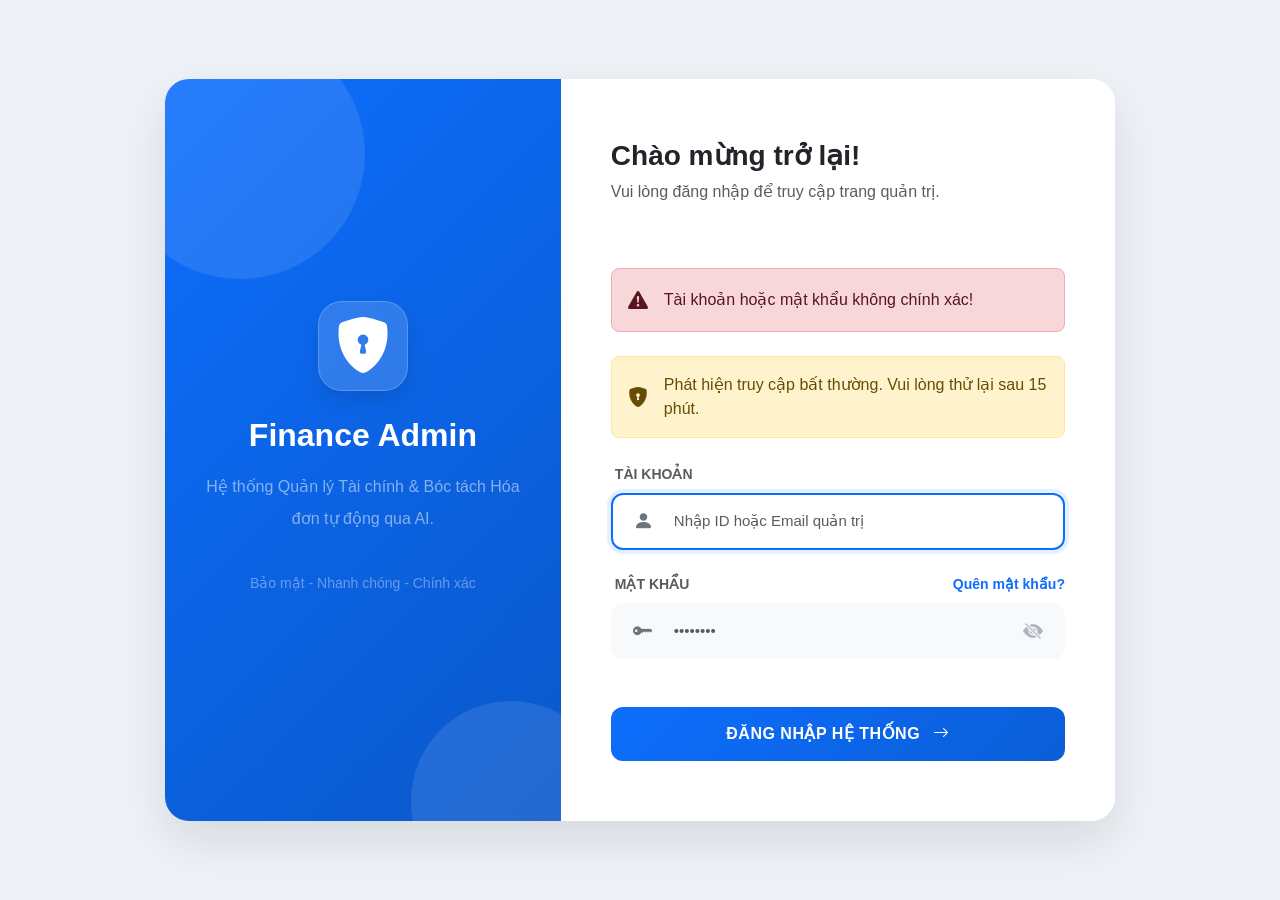
<file: core-backend/src/main/resources/templates/admin/login.html>
<!DOCTYPE html>
<html xmlns:th="http://www.thymeleaf.org">
<head>
    <meta charset="utf-8">
    <title>Đăng nhập Quản trị viên - Finance System</title>
    <link href="https://cdn.jsdelivr.net/npm/bootstrap@5.3.0/dist/css/bootstrap.min.css" rel="stylesheet">
    <link rel="stylesheet" href="https://cdn.jsdelivr.net/npm/bootstrap-icons@1.10.5/font/bootstrap-icons.css">
    <style>
        body {
            background-color: #eef2f7;
            min-height: 100vh;
            display: flex;
            align-items: center;
            justify-content: center;
            font-family: 'Segoe UI', Tahoma, Geneva, Verdana, sans-serif;
            margin: 0;
            padding: 20px;
        }

        .login-wrapper {
            width: 100%;
            max-width: 950px;
            background: #fff;
            border-radius: 24px;
            box-shadow: 0 20px 50px rgba(0,0,0,0.1);
            overflow: hidden;
            display: flex;
            flex-wrap: wrap;
        }

        .login-left {
            background: linear-gradient(135deg, #0d6efd 0%, #0a58ca 100%);
            color: white;
            padding: 60px 40px;
            display: flex;
            flex-direction: column;
            justify-content: center;
            align-items: center;
            text-align: center;
            position: relative;
            z-index: 1;
        }

        .login-left::before {
            content: '';
            position: absolute;
            top: -50px; left: -50px; width: 250px; height: 250px;
            background: rgba(255,255,255,0.1); border-radius: 50%; z-index: -1;
        }
        .login-left::after {
            content: '';
            position: absolute;
            bottom: -80px; right: -50px; width: 200px; height: 200px;
            background: rgba(255,255,255,0.1); border-radius: 50%; z-index: -1;
        }

        .login-logo {
            width: 90px; height: 90px;
            background: rgba(255,255,255,0.15);
            border-radius: 24px;
            display: flex; align-items: center; justify-content: center;
            margin-bottom: 25px;
            backdrop-filter: blur(10px);
            border: 1px solid rgba(255,255,255,0.2);
            box-shadow: 0 10px 20px rgba(0,0,0,0.1);
        }

        .login-right {
            padding: 60px 50px;
            background: #ffffff;
            display: flex;
            flex-direction: column;
            justify-content: center;
        }
        .input-group {
            border-radius: 12px;
            overflow: hidden;
            background-color: #f8f9fa;
            border: 2px solid transparent;
            transition: all 0.3s;
        }
        .input-group:focus-within {
            background-color: #fff;
            border-color: #0d6efd;
            box-shadow: 0 0 0 4px rgba(13,110,253,0.1);
        }

        .input-group-text {
            background-color: transparent;
            border: none;
            color: #6c757d;
            padding-left: 20px;
        }

        .form-control {
            background-color: transparent;
            border: none;
            padding: 15px 20px 15px 10px;
            font-size: 15px;
            font-weight: 500;
        }
        .form-control:focus {
            box-shadow: none;
            background-color: transparent;
        }

        .btn-login {
            background: linear-gradient(135deg, #0d6efd, #0b5ed7);
            border: none;
            border-radius: 12px;
            padding: 15px;
            font-size: 16px;
            font-weight: 700;
            letter-spacing: 0.5px;
            transition: all 0.3s ease;
        }
        .btn-login:hover {
            transform: translateY(-3px);
            box-shadow: 0 10px 20px rgba(13,110,253,0.3);
        }

        .toggle-password {
            background: transparent;
            border: none;
            color: #adb5bd;
            padding-right: 20px;
            cursor: pointer;
            transition: color 0.3s;
        }
        .toggle-password:hover { color: #0d6efd; }
    </style>
</head>
<body>

<div class="login-wrapper row m-0">

    <div class="col-lg-5 d-none d-lg-flex login-left">
        <div class="login-logo">
            <i class="bi bi-shield-lock-fill display-4 text-white"></i>
        </div>
        <h2 class="fw-bold mb-3">Finance Admin</h2>
        <p class="text-white-50 fs-6 lh-lg mb-0">
            Hệ thống Quản lý Tài chính & Bóc tách Hóa đơn tự động qua AI.
            <br><br>
            <span class="small opacity-75">Bảo mật - Nhanh chóng - Chính xác</span>
        </p>
    </div>

    <div class="col-lg-7 login-right">
        <div class="mb-5 text-center text-lg-start">
            <h3 class="fw-bold text-dark mb-2">Chào mừng trở lại!</h3>
            <p class="text-muted">Vui lòng đăng nhập để truy cập trang quản trị.</p>
        </div>

        <div th:if="${param.error}" class="alert alert-danger d-flex align-items-center rounded-3 mb-4" role="alert">
            <i class="bi bi-exclamation-triangle-fill fs-5 me-3"></i>
            <div>Tài khoản hoặc mật khẩu không chính xác!</div>
        </div>

        <div th:if="${param.locked}" class="alert alert-warning d-flex align-items-center rounded-3 mb-4" role="alert">
            <i class="bi bi-shield-lock-fill fs-5 me-3"></i>
            <div>Phát hiện truy cập bất thường. Vui lòng thử lại sau 15 phút.</div>
        </div>

        <form action="/admin/login" method="POST">

            <div class="mb-4">
                <label class="form-label fw-bold text-muted small ms-1 mb-2">TÀI KHOẢN</label>
                <div class="input-group">
                    <span class="input-group-text"><i class="bi bi-person-fill fs-5"></i></span>
                    <input type="text" class="form-control" name="username" placeholder="Nhập ID hoặc Email quản trị" required autofocus>
                </div>
            </div>

            <div class="mb-4">
                <div class="d-flex justify-content-between align-items-center ms-1 mb-2">
                    <label class="form-label fw-bold text-muted small mb-0">MẬT KHẨU</label>
                    <a href="/admin/forgot-password" class="text-decoration-none small text-primary fw-semibold">Quên mật khẩu?</a>
                </div>
                <div class="input-group">
                    <span class="input-group-text"><i class="bi bi-key-fill fs-5"></i></span>
                    <input type="password" class="form-control" id="password" name="password" placeholder="••••••••" required>
                    <button class="toggle-password" type="button" id="togglePassword">
                        <i class="bi bi-eye-slash-fill fs-5"></i>
                    </button>
                </div>
            </div>

            <div class="d-grid mt-5">
                <button type="submit" class="btn btn-primary text-white btn-login">
                    ĐĂNG NHẬP HỆ THỐNG <i class="bi bi-arrow-right ms-2"></i>
                </button>
            </div>

        </form>
    </div>
</div>

<script>
    document.addEventListener('DOMContentLoaded', function() {
        const togglePassword = document.getElementById('togglePassword');
        const passwordInput = document.getElementById('password');
        const icon = togglePassword.querySelector('i');

        togglePassword.addEventListener('click', function() {
            const type = passwordInput.getAttribute('type') === 'password' ? 'text' : 'password';
            passwordInput.setAttribute('type', type);
            icon.classList.toggle('bi-eye-slash-fill');
            icon.classList.toggle('bi-eye-fill');
            icon.classList.toggle('text-primary');
        });
    });
</script>
</body>
</html>
</file>
